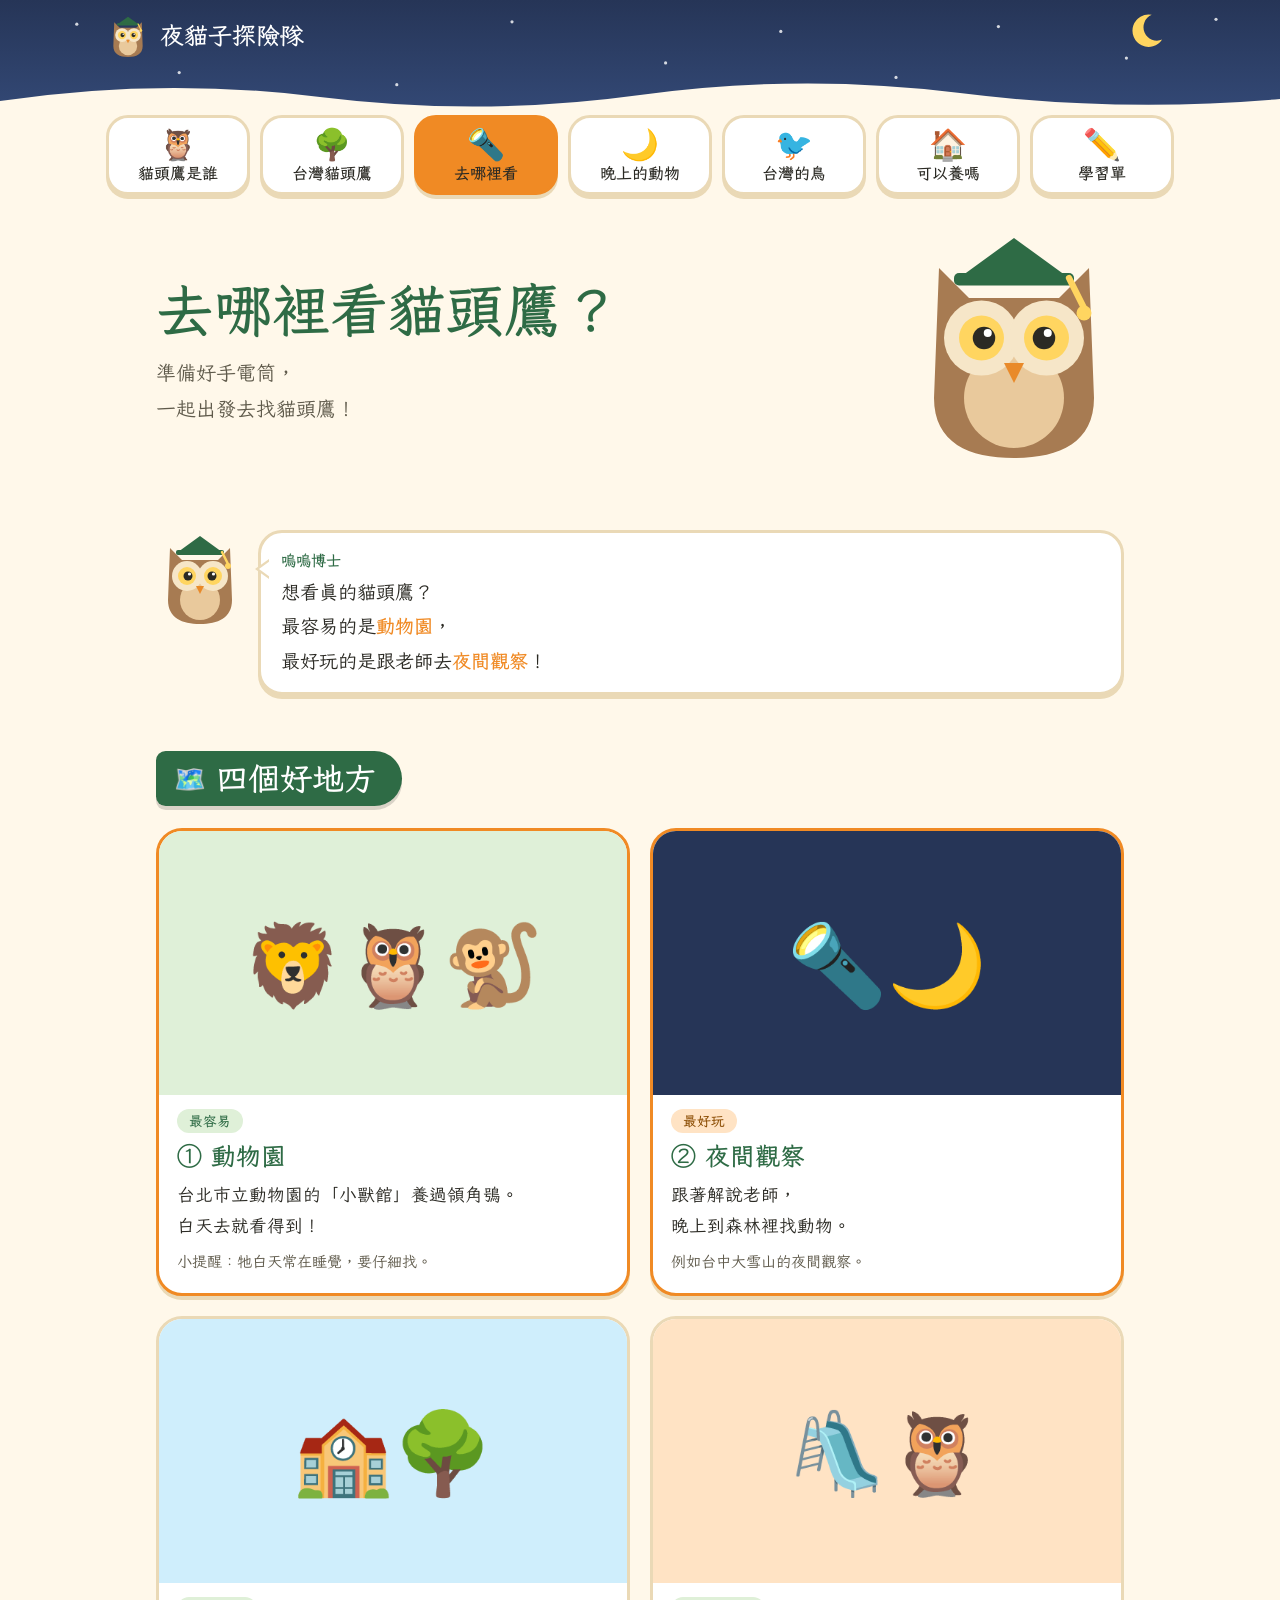
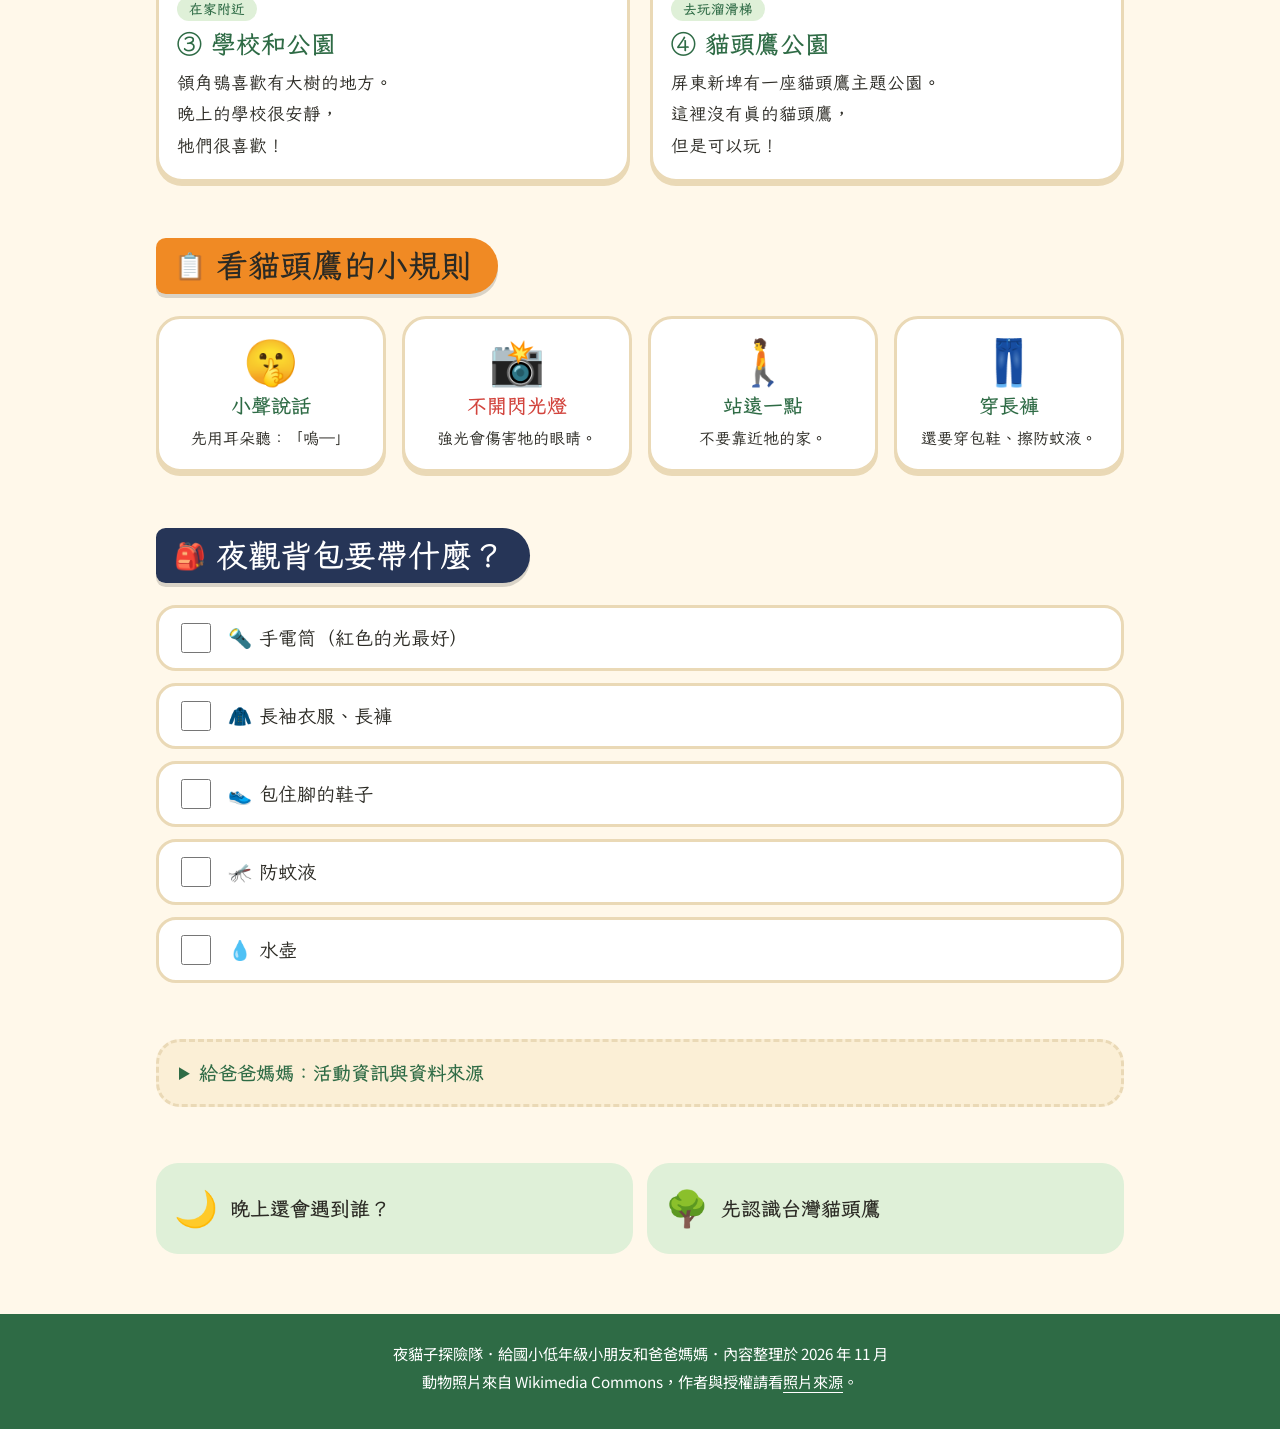
<file: where.html>
<!doctype html>
<html lang="zh-Hant-TW">
<head>
<meta charset="utf-8">
<meta name="viewport" content="width=device-width, initial-scale=1, viewport-fit=cover">
<title>去哪裡看貓頭鷹｜夜貓子探險隊</title>
<meta name="description" content="給國小低年級：在台灣哪裡看得到貓頭鷹，以及看貓頭鷹的小規則。">
<link rel="preconnect" href="https://fonts.googleapis.com">
<link rel="preconnect" href="https://fonts.gstatic.com" crossorigin>
<link rel="stylesheet" href="https://fonts.googleapis.com/css2?family=LXGW+WenKai+TC:wght@400;700&family=Noto+Sans+TC:wght@400;700&display=swap">
<link rel="stylesheet" href="assets/style.css?v=5">
<style>
.place .art { aspect-ratio: 16 / 9; }
.art.zoo { background: #dff0d8; }
.art.night { background: #263557; }
.art.school { background: #cfeefc; }
.art.park { background: #ffe3c4; }
</style>
</head>
<body data-page="where.html">
<main class="page">

  <div class="title-block">
    <div>
      <h1>去哪裡看貓頭鷹？</h1>
      <p class="sub">準備好手電筒，<br>一起出發去找貓頭鷹！</p>
    </div>
    <div class="hero-pic" data-owlie></div>
  </div>

  <div class="doctor">
    <div data-owlie></div>
    <p class="bubble"><span class="name">嗚嗚博士</span>想看真的貓頭鷹？<br>最容易的是<b>動物園</b>，<br>最好玩的是跟老師去<b>夜間觀察</b>！</p>
  </div>

  <section aria-labelledby="go">
    <h2 class="ribbon" id="go"><span class="ico" aria-hidden="true">🗺️</span>四個好地方</h2>
    <div class="cards two">
      <article class="pcard place star">
        <div class="art zoo"><span class="emoji" aria-hidden="true">🦁🦉🐒</span></div>
        <div class="body"><span class="badge">最容易</span><h3>① 動物園</h3><p>台北市立動物園的「小獸館」養過領角鴞。<br>白天去就看得到！</p><p class="where">小提醒：牠白天常在睡覺，要仔細找。</p></div>
      </article>
      <article class="pcard place star">
        <div class="art night"><span class="emoji" aria-hidden="true">🔦🌙</span></div>
        <div class="body"><span class="badge orange">最好玩</span><h3>② 夜間觀察</h3><p>跟著解說老師，<br>晚上到森林裡找動物。</p><p class="where">例如台中大雪山的夜間觀察。</p></div>
      </article>
      <article class="pcard place">
        <div class="art school"><span class="emoji" aria-hidden="true">🏫🌳</span></div>
        <div class="body"><span class="badge">在家附近</span><h3>③ 學校和公園</h3><p>領角鴞喜歡有大樹的地方。<br>晚上的學校很安靜，<br>牠們很喜歡！</p></div>
      </article>
      <article class="pcard place">
        <div class="art park"><span class="emoji" aria-hidden="true">🛝🦉</span></div>
        <div class="body"><span class="badge">去玩溜滑梯</span><h3>④ 貓頭鷹公園</h3><p>屏東新埤有一座貓頭鷹主題公園。<br>這裡沒有真的貓頭鷹，<br>但是可以玩！</p></div>
      </article>
    </div>
  </section>

  <section aria-labelledby="rules">
    <h2 class="ribbon orange" id="rules"><span class="ico" aria-hidden="true">📋</span>看貓頭鷹的小規則</h2>
    <div class="rules">
      <div class="rule"><span class="ico" aria-hidden="true">🤫</span><b>小聲說話</b><p>先用耳朵聽：「嗚—」</p></div>
      <div class="rule no"><span class="ico" aria-hidden="true">📸</span><b>不開閃光燈</b><p>強光會傷害牠的眼睛。</p></div>
      <div class="rule"><span class="ico" aria-hidden="true">🚶</span><b>站遠一點</b><p>不要靠近牠的家。</p></div>
      <div class="rule"><span class="ico" aria-hidden="true">👖</span><b>穿長褲</b><p>還要穿包鞋、擦防蚊液。</p></div>
    </div>
  </section>

  <section aria-labelledby="bag">
    <h2 class="ribbon night" id="bag"><span class="ico" aria-hidden="true">🎒</span>夜觀背包要帶什麼？</h2>
    <ul class="promise">
      <li><label><input type="checkbox"><span>🔦 手電筒（紅色的光最好）</span></label></li>
      <li><label><input type="checkbox"><span>🧥 長袖衣服、長褲</span></label></li>
      <li><label><input type="checkbox"><span>👟 包住腳的鞋子</span></label></li>
      <li><label><input type="checkbox"><span>🦟 防蚊液</span></label></li>
      <li><label><input type="checkbox"><span>💧 水壺</span></label></li>
    </ul>
  </section>

  <details class="parents">
    <summary>給爸爸媽媽：活動資訊與資料來源</summary>
    <div class="inner">
      <ul>
        <li><b>台北市立動物園</b>：台灣動物區小獸館曾飼養領角鴞（救傷個體繁殖的後代），園方也照養過黃魚鴞、褐林鴞。報導年代較舊，請先向園方確認目前展示狀況。2026 年暑假夜間開放已於 8/29 結束。</li>
        <li><b>大雪山夜觀（台中）</b>：林業及自然保育署台中分署辦理，2026 年為每週五、六晚上至 8/29；主角是白面鼯鼠、山羌、野山羊，貓頭鷹屬額外驚喜。</li>
        <li><b>各地野鳥學會、台灣猛禽研究會、林業及自然保育署各分署自然教育中心</b>：常辦賞鳥、夜觀、鴞類講座，建議追蹤其網站或粉專。</li>
        <li>台北近郊「城市狩獵」夜遊行程只收成人，不適合親子。</li>
        <li><b>屏東新埤貓頭鷹共融公園</b>：2026 年 1 月開幕，貓頭鷹主題遊戲場，非觀察真實貓頭鷹的地點。</li>
        <li>台北芝山岩、富陽自然生態公園、大安森林公園常有人記錄到領角鴞（一般經驗，未找到正式資料確認）。</li>
        <li>撿到受傷或落單的貓頭鷹：請撥 1999 或聯絡各縣市動物保護單位，勿自行飼養。</li>
      </ul>
      <p>資料來源：</p>
      <ul>
        <li><a href="https://newtalk.tw/news/view/2018-08-03/133517">新頭殼：北市動物園小獸館的領角鴞（2018）</a></li>
        <li><a href="https://www.businesstoday.com.tw/article/category/183030/post/202607310030/">今周刊：2026 暑假夜間動物園</a></li>
        <li><a href="https://udn.com/news/story/7470/9505250">聯合新聞網：大雪山夜觀</a></li>
        <li><a href="https://www.ctee.com.tw/news/20260507701773-431206">工商時報：大雪山夜觀活動</a></li>
        <li><a href="https://smiletaiwan.cw.com.tw/article/9603">微笑台灣：台北城市狩獵專訪</a></li>
        <li><a href="https://www.cna.com.tw/news/ahel/202402270153.aspx">中央社：竹縣校園領角鴞</a></li>
        <li><a href="https://www.forest.gov.tw/MagazineFile/5657">林業及自然保育署 台灣林業雜誌</a></li>
        <li><a href="https://bunnyann.tw/?p=32712">兔兒安：親子景點</a></li>
      </ul>
    </div>
  </details>

  <nav class="next" aria-label="下一站">
    <a href="nocturnal.html"><span class="ico" aria-hidden="true">🌙</span>晚上還會遇到誰？</a>
    <a href="taiwan-owls.html"><span class="ico" aria-hidden="true">🌳</span>先認識台灣貓頭鷹</a>
  </nav>
</main>
<script src="assets/photos.js?v=5"></script>
<script src="assets/site.js?v=5"></script>
</body>
</html>
</file>
<file: assets/style.css>
/* 夜貓子探險隊 v2 — 森林繪本風：奶油紙底、森林綠、夕陽橘，大字、大照片、嗚嗚博士對話泡泡。 */
:root {
  --paper: #fff8ea;
  --paper-2: #fbefd6;
  --card: #ffffff;
  --ink: #2b2a24;
  --soft-ink: #5f5a4b;
  --forest: #2e6b45;
  --forest-2: #3f8a5a;
  --leaf: #dff0d8;
  --sun: #f08a24;
  --sun-soft: #ffe3c4;
  --sky: #cfeefc;
  --berry: #d2443d;
  --berry-soft: #ffe0dc;
  --night: #263557;
  --night-2: #344a78;
  --moon: #ffd560;
  --line: #ead9b6;
  --shadow: 0 4px 0 #ead9b6;
  --font: "LXGW WenKai TC", "Iansui", "Microsoft JhengHei", "PingFang TC", sans-serif;
  color-scheme: light;
}
@media (prefers-color-scheme: dark) {
  :root:not([data-theme="light"]) {
    --paper: #1b2232; --paper-2: #222b3f; --card: #263048; --ink: #f6f1e4; --soft-ink: #c9c2ad;
    --forest: #7fd09d; --forest-2: #5fb07f; --leaf: #23402f; --sun: #ffab5c; --sun-soft: #4a3520;
    --sky: #23405a; --berry: #ff8a82; --berry-soft: #4a2524; --line: #36415c; --shadow: 0 4px 0 #141a27;
    color-scheme: dark;
  }
}
:root[data-theme="dark"] {
  --paper: #1b2232; --paper-2: #222b3f; --card: #263048; --ink: #f6f1e4; --soft-ink: #c9c2ad;
  --forest: #7fd09d; --forest-2: #5fb07f; --leaf: #23402f; --sun: #ffab5c; --sun-soft: #4a3520;
  --sky: #23405a; --berry: #ff8a82; --berry-soft: #4a2524; --line: #36415c; --shadow: 0 4px 0 #141a27;
  color-scheme: dark;
}

* { box-sizing: border-box; }
html { -webkit-text-size-adjust: 100%; }
body {
  margin: 0;
  background: var(--paper);
  color: var(--ink);
  font-family: var(--font);
  font-size: 20px;
  line-height: 1.8;
}
img { max-width: 100%; display: block; }
svg { max-width: 100%; }
a { color: var(--forest); text-underline-offset: 4px; }
p { margin: 0; }
h1, h2, h3 { margin: 0; line-height: 1.35; font-weight: 700; text-wrap: balance; }
[hidden] { display: none !important; }
:focus-visible { outline: 4px solid var(--sun); outline-offset: 3px; border-radius: 8px; }

/* ===== Top banner ===== */
.banner {
  background: linear-gradient(180deg, var(--night) 0%, var(--night-2) 100%);
  color: #fff;
  position: relative;
  overflow: hidden;
}
.banner .stars { position: absolute; inset: 0; pointer-events: none; }
.banner .moon { position: absolute; right: 9%; top: 12px; width: 38px; height: 38px; }
.banner-in {
  position: relative;
  max-width: 1100px; margin: 0 auto;
  padding: 14px max(16px, env(safe-area-inset-right, 0px)) 0 max(16px, env(safe-area-inset-left, 0px));
}
.logo {
  display: inline-flex; align-items: center; gap: 10px;
  color: #fff; text-decoration: none; font-size: 1.5rem; font-weight: 700;
}
.logo svg { width: 44px; height: 44px; }
.hills { display: block; width: 100%; height: 46px; margin-top: 6px; }
.hills path { fill: var(--paper); }

/* ===== Icon navigation ===== */
.tabs {
  max-width: 1100px; margin: -6px auto 0;
  padding: 0 16px;
  display: grid; grid-template-columns: repeat(7, 1fr); gap: 10px;
  position: relative; z-index: 2;
}
.tabs a {
  display: flex; flex-direction: column; align-items: center; justify-content: center; gap: 2px;
  background: var(--card);
  border: 3px solid var(--line);
  border-radius: 22px;
  padding: 10px 6px 8px;
  text-decoration: none; color: var(--ink);
  font-size: 1rem; font-weight: 700; text-align: center; line-height: 1.3;
  box-shadow: var(--shadow);
  transition: transform .15s;
}
.tabs a .ico { font-size: 1.9rem; line-height: 1.1; }
.tabs a:hover { transform: translateY(-3px); border-color: var(--sun); }
.tabs a[aria-current="page"] { background: var(--sun); border-color: var(--sun); color: #2b2a24; }

/* ===== Page body ===== */
.page {
  max-width: 1000px; margin: 0 auto;
  padding: 28px max(16px, env(safe-area-inset-right, 0px)) 60px max(16px, env(safe-area-inset-left, 0px));
  display: flex; flex-direction: column; gap: 56px;
}
.title-block { display: grid; grid-template-columns: 1fr auto; gap: 20px; align-items: center; }
.title-block h1 { font-size: clamp(2.2rem, 7vw, 3.6rem); color: var(--forest); }
.title-block .sub { font-size: 1.25rem; color: var(--soft-ink); margin-top: 6px; }
.title-block .hero-pic { width: 220px; }
.photo.hero-pic { background: none; }
.photo.hero-pic img { aspect-ratio: 1; border-radius: 50%; border: 6px solid var(--sun); }
.photo.hero-pic.red img { border-color: var(--berry); }
.photo.hero-pic figcaption { position: static; background: none; color: var(--soft-ink); text-align: center; padding: 4px 0 0; max-width: none; }
.photo.hero-pic figcaption a { color: var(--soft-ink); }

/* Ribbon section heading */
.ribbon {
  align-self: flex-start;
  display: inline-flex; align-items: center; gap: 10px;
  background: var(--forest); color: #fff;
  font-size: clamp(1.5rem, 4.5vw, 2rem); font-weight: 700;
  padding: 6px 26px 6px 18px;
  border-radius: 14px 40px 40px 14px;
  box-shadow: 0 4px 0 rgba(0,0,0,.15);
}
.ribbon.orange { background: var(--sun); color: #2b2a24; }
.ribbon.night { background: var(--night); }
.ribbon .ico { font-size: 1.6rem; }
section { display: flex; flex-direction: column; gap: 22px; }

/* ===== 嗚嗚博士 speech bubble ===== */
.doctor { display: grid; grid-template-columns: 88px 1fr; gap: 14px; align-items: start; }
.doctor .owlie { width: 88px; height: 96px; }
.bubble {
  position: relative;
  background: var(--card);
  border: 3px solid var(--line);
  border-radius: 24px;
  padding: 14px 20px;
  font-size: 1.2rem;
  box-shadow: var(--shadow);
}
.bubble::before {
  content: ""; position: absolute; left: -16px; top: 26px;
  border: 10px solid transparent; border-right: 14px solid var(--line);
}
.bubble::after {
  content: ""; position: absolute; left: -10px; top: 28px;
  border: 8px solid transparent; border-right: 11px solid var(--card);
}
.bubble b, .big-word { color: var(--sun); }
.bubble .name { display: block; font-size: 0.95rem; color: var(--forest); font-weight: 700; }

/* ===== Photo cards ===== */
.cards { display: grid; grid-template-columns: repeat(auto-fill, minmax(260px, 1fr)); gap: 20px; }
.cards.three { grid-template-columns: repeat(3, 1fr); }
.cards.two { grid-template-columns: repeat(2, 1fr); }
.pcard {
  background: var(--card);
  border: 3px solid var(--line);
  border-radius: 26px;
  overflow: hidden;
  display: flex; flex-direction: column;
  box-shadow: var(--shadow);
  min-width: 0;
}
.pcard .body { padding: 14px 18px 18px; display: flex; flex-direction: column; gap: 6px; }
.pcard h3 { font-size: 1.55rem; color: var(--forest); }
.pcard p { font-size: 1.1rem; }
.pcard .where { font-size: 0.95rem; color: var(--soft-ink); }
.pcard.warn { border-color: var(--berry); }
.pcard.star { border-color: var(--sun); }
.pcard .art { background: var(--sky); display: grid; place-items: center; aspect-ratio: 4 / 3; }
.pcard .art svg { width: 70%; height: 80%; }
.pcard .art .emoji { font-size: 5rem; line-height: 1; }

/* figure with photo + credit */
.photo { margin: 0; position: relative; background: var(--paper-2); }
.photo img { width: 100%; aspect-ratio: 4 / 3; object-fit: cover; }
.photo.tall img { aspect-ratio: 3 / 4; }
.photo figcaption {
  position: absolute; right: 8px; bottom: 8px;
  font-family: system-ui, sans-serif; font-size: 11px; line-height: 1.3;
  background: rgba(0,0,0,.55); color: #fff; border-radius: 8px; padding: 2px 8px;
  max-width: calc(100% - 16px);
}
.photo figcaption a { color: #fff; }

/* Badges */
.badge { display: inline-block; align-self: flex-start; font-size: 0.85rem; font-weight: 700; padding: 0 12px; border-radius: 999px; background: var(--leaf); color: var(--forest); }
.badge.red { background: var(--berry-soft); color: var(--berry); }
.badge.orange { background: var(--sun-soft); color: #8a4b00; }

/* Big number facts */
.facts { display: grid; grid-template-columns: repeat(3, 1fr); gap: 16px; }
.fact { background: var(--sun-soft); border-radius: 24px; padding: 18px; text-align: center; }
.fact .num { font-size: 2.2rem; font-weight: 700; color: #8a4b00; line-height: 1.2; display: block; }
:root[data-theme="dark"] .fact .num { color: var(--sun); }
@media (prefers-color-scheme: dark) { :root:not([data-theme="light"]) .fact .num { color: var(--sun); } }
.fact p { font-size: 1.05rem; }

/* Icon rule list */
.rules { display: grid; grid-template-columns: repeat(4, 1fr); gap: 16px; }
.rule { background: var(--card); border: 3px solid var(--line); border-radius: 24px; padding: 16px; text-align: center; box-shadow: var(--shadow); }
.rule .ico { font-size: 2.8rem; line-height: 1.2; display: block; }
.rule b { font-size: 1.25rem; display: block; color: var(--forest); }
.rule p { font-size: 1rem; }
.rule.no b { color: var(--berry); }

/* Steps chain */
.chain { display: flex; flex-wrap: wrap; align-items: center; gap: 10px; list-style: none; margin: 0; padding: 0; }
.chain li { background: var(--card); border: 3px solid var(--line); border-radius: 18px; padding: 8px 14px; font-size: 1.1rem; text-align: center; }
.chain li .ico { font-size: 2rem; display: block; line-height: 1.2; }
.chain .arrow { border: 0; background: none; font-size: 1.8rem; color: var(--berry); padding: 0; }

/* Promise checklist */
.promise { list-style: none; margin: 0; padding: 0; display: flex; flex-direction: column; gap: 12px; }
.promise label {
  display: flex; gap: 14px; align-items: center;
  background: var(--card); border: 3px solid var(--line); border-radius: 20px;
  padding: 12px 18px; font-size: 1.2rem; cursor: pointer;
}
.promise input { width: 30px; height: 30px; accent-color: var(--forest); flex: none; }

/* Quiz */
.quiz { display: grid; grid-template-columns: repeat(auto-fill, minmax(280px, 1fr)); gap: 16px; }
.q { background: var(--card); border: 3px solid var(--line); border-radius: 24px; padding: 16px 18px; display: flex; flex-direction: column; gap: 12px; box-shadow: var(--shadow); }
.q p { font-size: 1.2rem; }
.q-row { display: flex; gap: 12px; }
.q-row .btn { flex: 1; font-size: 1.3rem; }
.q .result { font-size: 1.05rem; }
.q .result.ok { color: var(--forest); }
.q .result.no { color: var(--berry); }
.score { font-size: 1.5rem; font-weight: 700; color: var(--forest); text-align: center; }
.btn {
  font-family: var(--font); font-weight: 700; font-size: 1.15rem;
  border: 3px solid var(--forest); background: var(--card); color: var(--forest);
  border-radius: 999px; padding: 6px 18px; cursor: pointer;
}
.btn:hover { background: var(--leaf); }
.btn.primary { background: var(--sun); border-color: var(--sun); color: #2b2a24; }
.btn:disabled { opacity: .55; cursor: default; }

/* Parent box */
.parents {
  background: var(--paper-2);
  border: 3px dashed var(--line);
  border-radius: 24px;
  padding: 14px 20px;
  font-size: 0.95rem;
  line-height: 1.75;
  font-family: "Noto Sans TC", "Microsoft JhengHei", "PingFang TC", sans-serif;
}
.parents summary { cursor: pointer; font-family: var(--font); font-size: 1.2rem; font-weight: 700; color: var(--forest); }
.parents[open] summary { margin-bottom: 10px; }
.parents .inner { display: flex; flex-direction: column; gap: 10px; }
.parents ul { margin: 0; padding-left: 1.3em; }
.parents table { border-collapse: collapse; width: 100%; font-size: 0.92rem; }
.parents th, .parents td { border-bottom: 1px solid var(--line); padding: 6px 8px; text-align: left; vertical-align: top; }
.parents .tw { overflow-x: auto; }

/* Next links */
.next { display: grid; grid-template-columns: repeat(auto-fit, minmax(200px, 1fr)); gap: 14px; }
.next a {
  display: flex; align-items: center; gap: 12px;
  background: var(--leaf); border-radius: 22px; padding: 14px 18px;
  color: var(--ink); text-decoration: none; font-size: 1.25rem; font-weight: 700;
}
.next a .ico { font-size: 2.2rem; }
.next a:hover { background: var(--sun-soft); }

/* Footer */
.foot {
  background: var(--forest); color: #fff;
  padding: 26px 16px 34px; text-align: center; font-size: 0.95rem;
  font-family: "Noto Sans TC", "Microsoft JhengHei", sans-serif;
}
.foot a { color: #fff; }

/* Mascot drawing parts */
.o-body { fill: #a77b52; }
.o-belly { fill: #e9c99c; }
.o-face { fill: #f6e6c8; }
.o-eye { fill: #ffd560; }
.o-pupil { fill: #2b2a24; }
.o-beak { fill: #e98a2a; }
.o-cap { fill: #2e6b45; }

@media (max-width: 900px) {
  .tabs { grid-template-columns: repeat(4, 1fr); }
  .rules { grid-template-columns: repeat(2, 1fr); }
}
@media (max-width: 640px) {
  body { font-size: 18px; }
  .tabs { grid-template-columns: repeat(4, 1fr); gap: 8px; padding: 0 12px; }
  .tabs a { font-size: 0.85rem; padding: 8px 2px 6px; border-radius: 16px; }
  .tabs a .ico { font-size: 1.5rem; }
  .title-block { grid-template-columns: 1fr; }
  .title-block .hero-pic { width: 150px; justify-self: center; order: -1; }
  .cards.three, .cards.two { grid-template-columns: 1fr; }
  .facts { grid-template-columns: 1fr; }
  .doctor { grid-template-columns: 60px 1fr; }
  .doctor .owlie { width: 60px; height: 66px; }
}
@media print {
  .banner, .tabs, .next, .foot, .no-print, .parents { display: none !important; }
  body { background: #fff; color: #000; font-size: 16px; }
  .page { gap: 24px; padding: 0; }
  .pcard, .q, .rule { break-inside: avoid; box-shadow: none; }
}
@media (prefers-reduced-motion: reduce) { * { transition: none !important; } }
</file>
